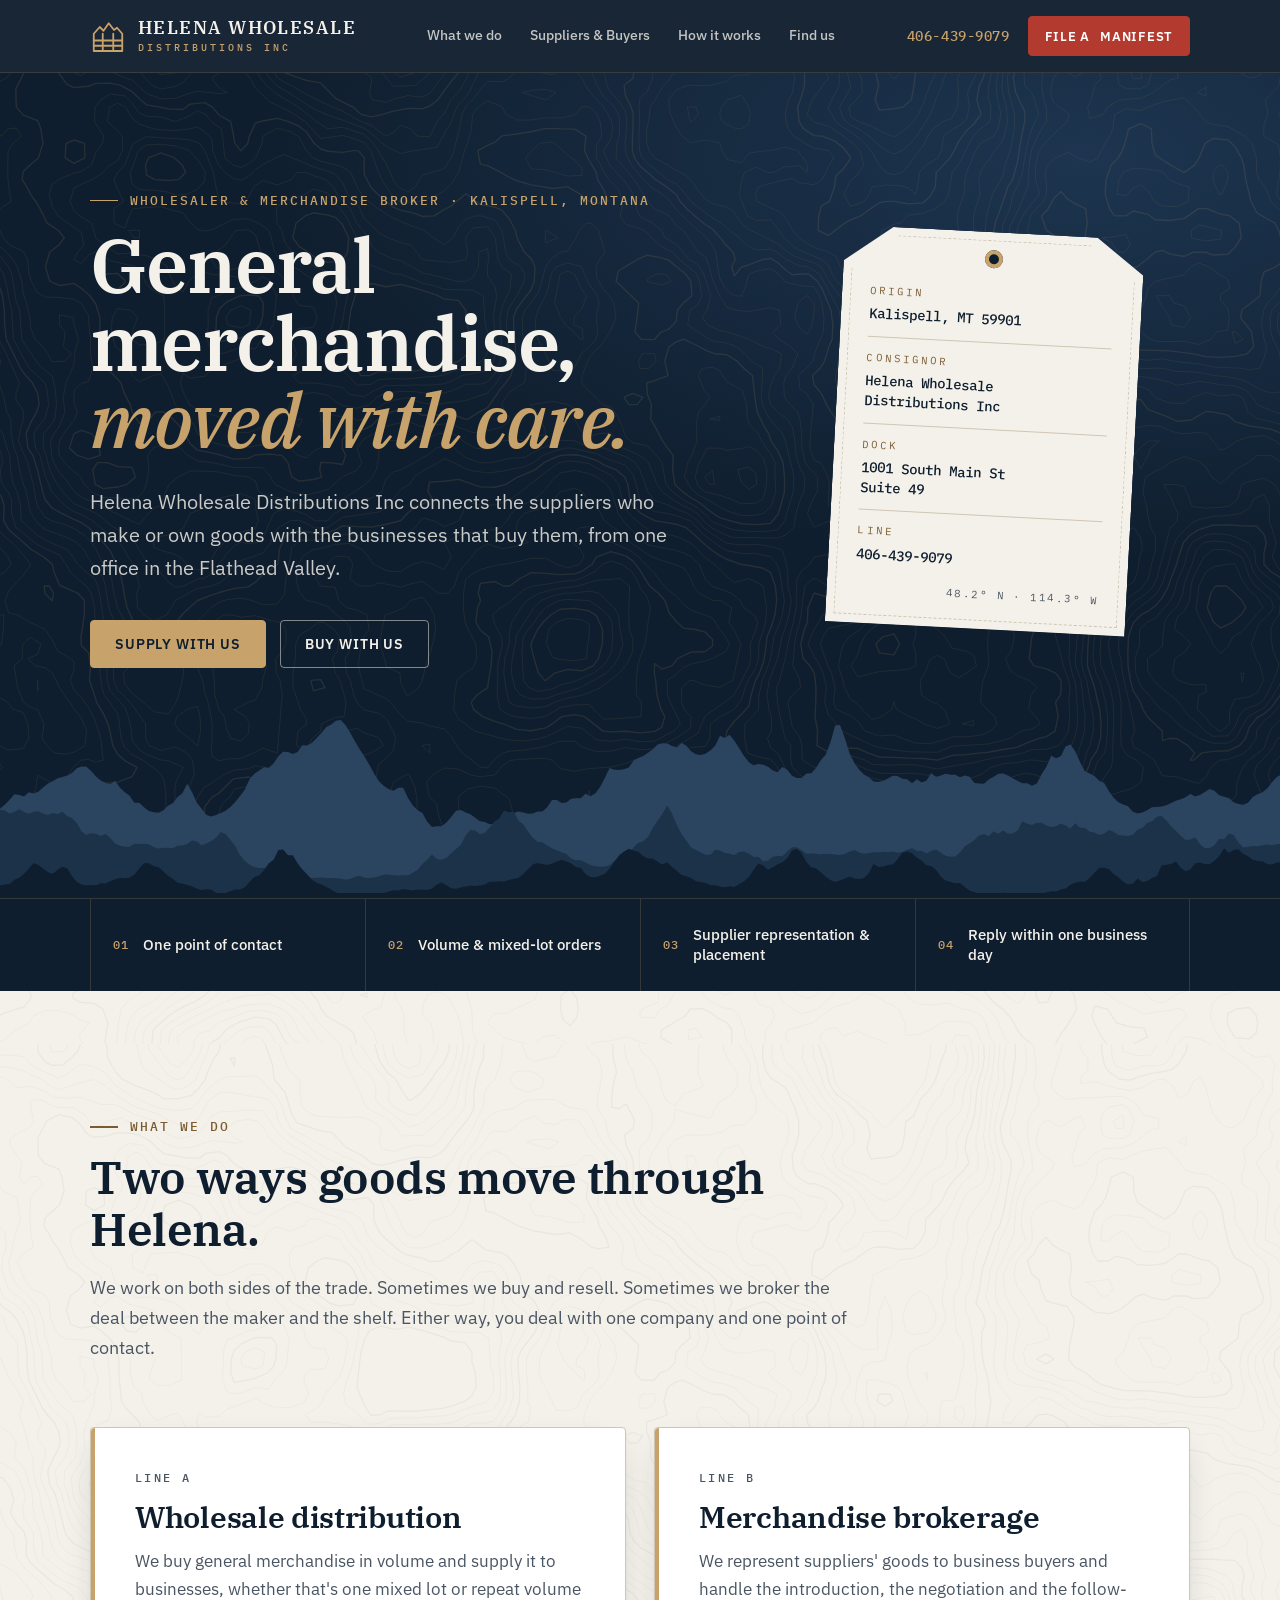
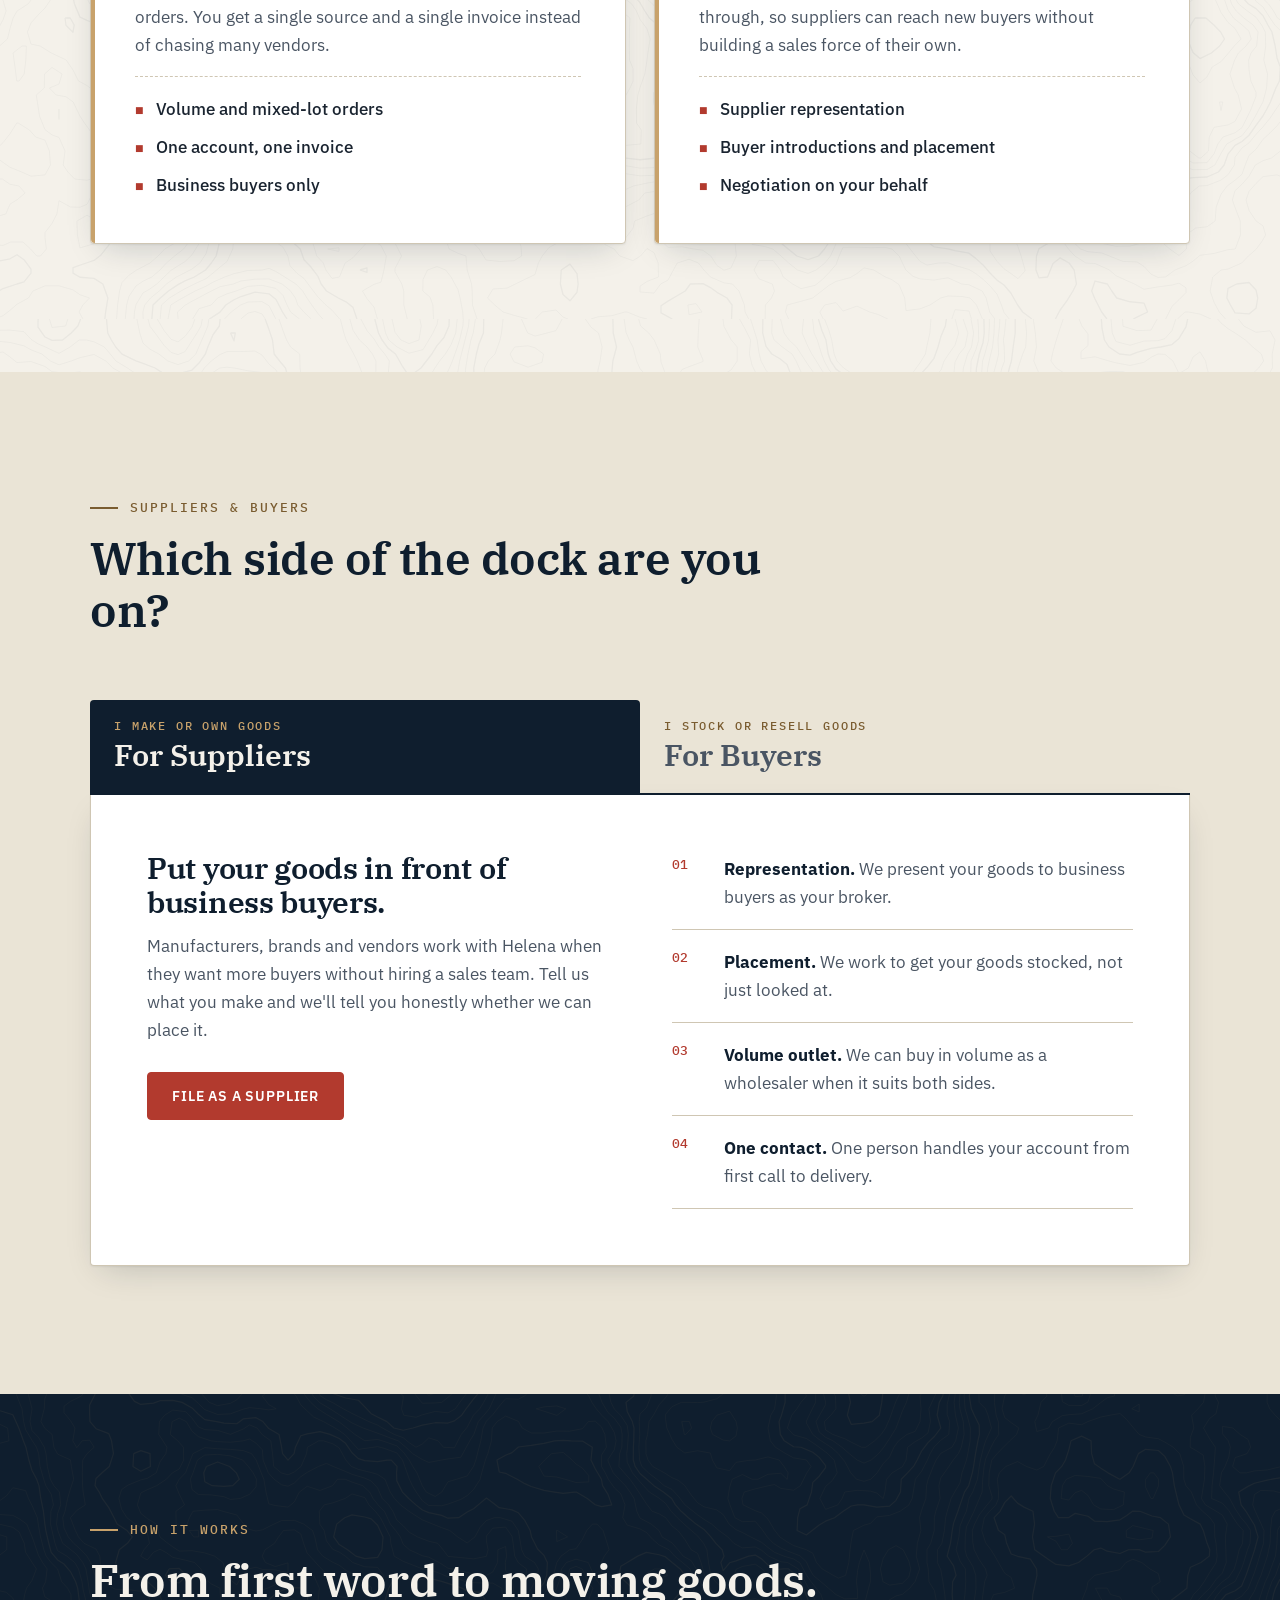
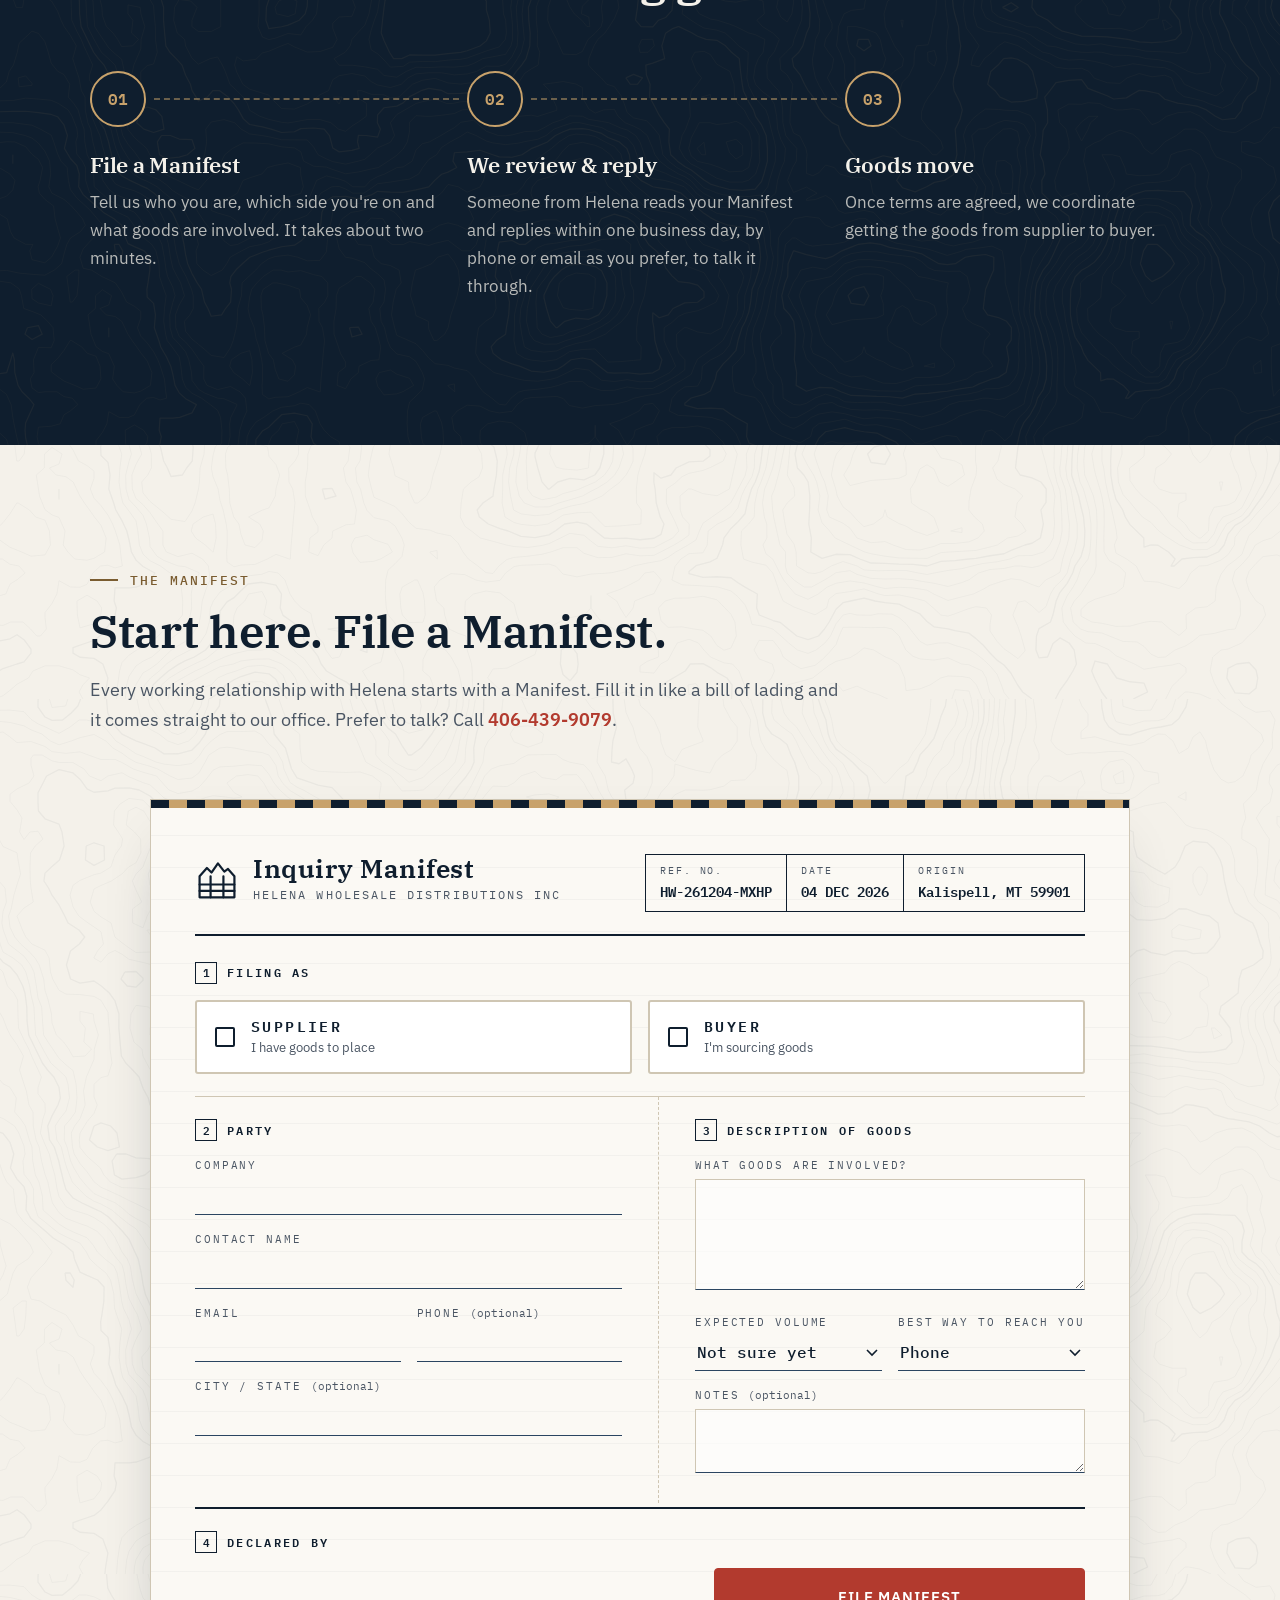
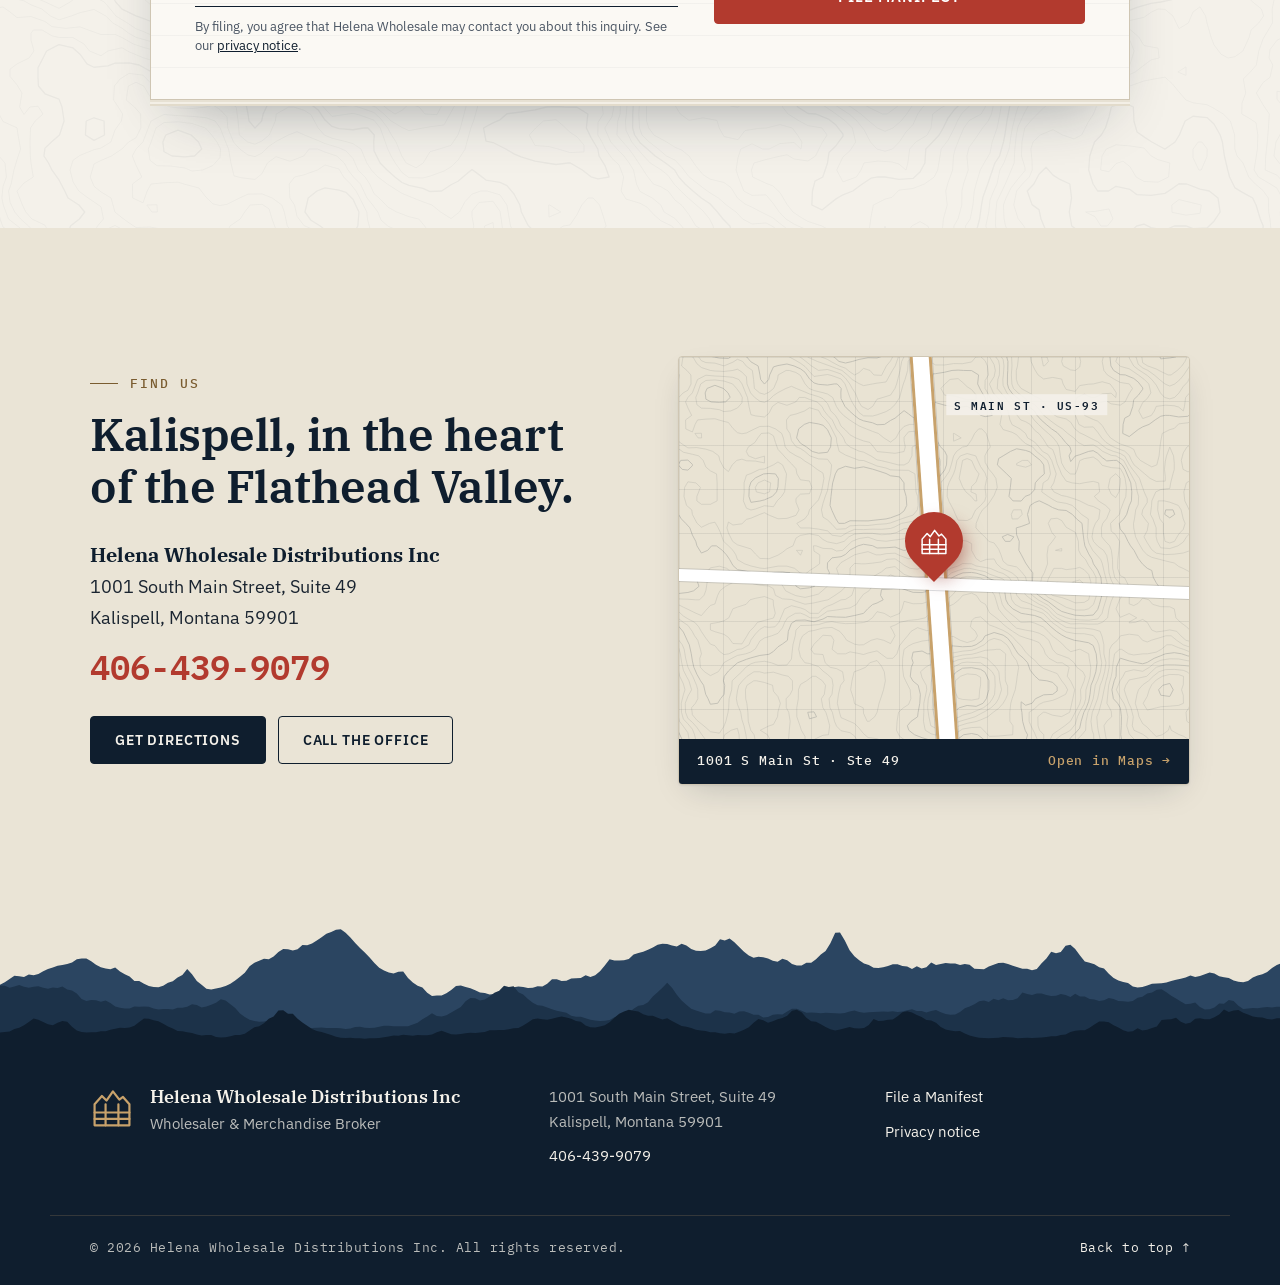
<file: index.html>
<!doctype html>
<html lang="en">
<head>
  <meta charset="utf-8">
  <meta name="viewport" content="width=device-width, initial-scale=1">
  <title>Helena Wholesale Distributions Inc — Wholesaler &amp; Merchandise Broker, Kalispell, Montana</title>
  <meta name="description" content="Helena Wholesale Distributions Inc is a general-merchandise wholesaler and merchandise broker in Kalispell, Montana, connecting suppliers with the businesses that buy their goods. Call 406-439-9079.">
  <link rel="canonical" href="https://helenawholesale.com/">
  <meta name="theme-color" content="#0F1E2E">
  <link rel="icon" href="/favicon.svg" type="image/svg+xml">
  <link rel="apple-touch-icon" href="/assets/apple-touch-icon.png">

  <meta property="og:type" content="website">
  <meta property="og:site_name" content="Helena Wholesale Distributions Inc">
  <meta property="og:title" content="Helena Wholesale Distributions Inc — Kalispell, Montana">
  <meta property="og:description" content="General merchandise wholesaler and merchandise broker. Suppliers and business buyers: file a Manifest or call 406-439-9079.">
  <meta property="og:url" content="https://helenawholesale.com/">
  <meta property="og:image" content="https://helenawholesale.com/assets/og.png">
  <meta property="og:image:width" content="1200">
  <meta property="og:image:height" content="630">
  <meta name="twitter:card" content="summary_large_image">

  <link rel="preconnect" href="https://fonts.googleapis.com">
  <link rel="preconnect" href="https://fonts.gstatic.com" crossorigin>
  <link href="https://fonts.googleapis.com/css2?family=IBM+Plex+Mono:wght@400;500;600&family=IBM+Plex+Sans:wght@400;500;600&family=IBM+Plex+Serif:ital,wght@0,500;0,600;1,500&display=swap" rel="stylesheet">
  <link rel="stylesheet" href="/css/site.css">

  <script type="application/ld+json">
  {
    "@context": "https://schema.org",
    "@type": "WholesaleStore",
    "name": "Helena Wholesale Distributions Inc",
    "description": "General merchandise wholesaler and merchandise broker.",
    "url": "https://helenawholesale.com/",
    "logo": "https://helenawholesale.com/assets/apple-touch-icon.png",
    "image": "https://helenawholesale.com/assets/og.png",
    "telephone": "+1-406-439-9079",
    "address": {
      "@type": "PostalAddress",
      "streetAddress": "1001 South Main Street, Suite 49",
      "addressLocality": "Kalispell",
      "addressRegion": "MT",
      "postalCode": "59901",
      "addressCountry": "US"
    }
  }
  </script>
</head>
<body>
  <svg width="0" height="0" style="position:absolute" aria-hidden="true">
    <symbol id="mark" viewBox="0 0 48 48">
      <g fill="none" stroke="currentColor" stroke-width="2.4" stroke-linejoin="round" stroke-linecap="round">
        <path d="M5 21 13 12l5 5 7-10 7 9 4-3 7 8v23H5Z"/>
        <path d="M5 30h38M5 37h38M17 21v23M31 21v23"/>
      </g>
    </symbol>
  </svg>

  <a class="skip" href="#main">Skip to content</a>

  <header class="topbar" id="top">
    <div class="wrap topbar__inner">
      <a class="brand" href="/" aria-label="Helena Wholesale Distributions Inc — home">
        <svg class="brand__mark" aria-hidden="true"><use href="#mark"/></svg>
        <span class="brand__word">
          <span class="brand__name">Helena Wholesale</span>
          <span class="brand__sub">Distributions Inc</span>
        </span>
      </a>
      <nav class="nav" aria-label="Primary">
        <a href="#services">What we do</a>
        <a href="#audiences">Suppliers &amp; Buyers</a>
        <a href="#process">How it works</a>
        <a href="#find-us">Find us</a>
      </nav>
      <div class="topbar__actions">
        <a class="phone-link" href="tel:+14064399079">406-439-9079</a>
        <a class="btn btn--stamp btn--sm" href="#manifest"><span class="hide-sm">File a</span>Manifest</a>
      </div>
    </div>
  </header>

  <main id="main">
    <!-- Hero -->
    <section class="hero" aria-labelledby="hero-title">
      <div class="hero__contours" aria-hidden="true"></div>
      <div class="wrap hero__inner">
        <div class="hero__copy">
          <p class="eyebrow eyebrow--light">Wholesaler &amp; Merchandise Broker · Kalispell, Montana</p>
          <h1 id="hero-title">General merchandise,<br><em>moved with care.</em></h1>
          <p class="hero__lede">Helena Wholesale Distributions Inc connects the suppliers who make or own goods with the businesses that buy them, from one office in the Flathead Valley.</p>
          <div class="hero__ctas">
            <a class="btn btn--kraft" href="#manifest" data-side="supplier">Supply with us</a>
            <a class="btn btn--ghost" href="#manifest" data-side="buyer">Buy with us</a>
          </div>
        </div>
        <aside class="hero__tag" aria-label="Company details">
          <div class="tag">
            <div class="tag__hole" aria-hidden="true"></div>
            <p class="tag__label">Origin</p>
            <p class="tag__value">Kalispell, MT 59901</p>
            <hr>
            <p class="tag__label">Consignor</p>
            <p class="tag__value">Helena Wholesale<br>Distributions Inc</p>
            <hr>
            <p class="tag__label">Dock</p>
            <p class="tag__value">1001 South Main St<br>Suite 49</p>
            <hr>
            <p class="tag__label">Line</p>
            <p class="tag__value"><a href="tel:+14064399079">406-439-9079</a></p>
            <p class="tag__coords" aria-hidden="true">48.2° N · 114.3° W</p>
          </div>
        </aside>
      </div>
      <div class="hero__ridge" aria-hidden="true"></div>
    </section>

    <!-- Commitments -->
    <section class="commitments" aria-label="Our commitments">
      <ul class="wrap commitments__list">
        <li><span class="commitments__no">01</span>One point of contact</li>
        <li><span class="commitments__no">02</span>Volume &amp; mixed-lot orders</li>
        <li><span class="commitments__no">03</span>Supplier representation &amp; placement</li>
        <li><span class="commitments__no">04</span>Reply within one business day</li>
      </ul>
    </section>

    <!-- What we do -->
    <section class="section services contoured" id="services" aria-labelledby="services-title">
      <div class="wrap">
        <header class="section__head">
          <p class="eyebrow">What we do</p>
          <h2 id="services-title">Two ways goods move through Helena.</h2>
          <p class="section__lede">We work on both sides of the trade. Sometimes we buy and resell. Sometimes we broker the deal between the maker and the shelf. Either way, you deal with one company and one point of contact.</p>
        </header>
        <div class="services__grid">
          <article class="service reveal">
            <p class="service__code">Line A</p>
            <h3>Wholesale distribution</h3>
            <p>We buy general merchandise in volume and supply it to businesses, whether that's one mixed lot or repeat volume orders. You get a single source and a single invoice instead of chasing many vendors.</p>
            <ul class="ticks">
              <li>Volume and mixed-lot orders</li>
              <li>One account, one invoice</li>
              <li>Business buyers only</li>
            </ul>
          </article>
          <article class="service reveal">
            <p class="service__code">Line B</p>
            <h3>Merchandise brokerage</h3>
            <p>We represent suppliers' goods to business buyers and handle the introduction, the negotiation and the follow-through, so suppliers can reach new buyers without building a sales force of their own.</p>
            <ul class="ticks">
              <li>Supplier representation</li>
              <li>Buyer introductions and placement</li>
              <li>Negotiation on your behalf</li>
            </ul>
          </article>
        </div>
      </div>
    </section>

    <!-- Audiences -->
    <section class="section audiences" id="audiences" aria-labelledby="audiences-title">
      <div class="wrap">
        <header class="section__head">
          <p class="eyebrow">Suppliers &amp; Buyers</p>
          <h2 id="audiences-title">Which side of the dock are you on?</h2>
        </header>

        <div class="tabs" data-tabs>
          <div class="tabs__list" role="tablist" aria-label="Choose your side">
            <button class="tabs__tab" role="tab" id="tab-supplier" aria-controls="panel-supplier" aria-selected="true">
              <span class="tabs__kicker">I make or own goods</span>
              <span class="tabs__title">For Suppliers</span>
            </button>
            <button class="tabs__tab" role="tab" id="tab-buyer" aria-controls="panel-buyer" aria-selected="false" tabindex="-1">
              <span class="tabs__kicker">I stock or resell goods</span>
              <span class="tabs__title">For Buyers</span>
            </button>
          </div>

          <div class="tabs__panel" role="tabpanel" id="panel-supplier" aria-labelledby="tab-supplier" tabindex="0">
            <div class="panel">
              <div class="panel__intro">
                <h3>Put your goods in front of business buyers.</h3>
                <p>Manufacturers, brands and vendors work with Helena when they want more buyers without hiring a sales team. Tell us what you make and we'll tell you honestly whether we can place it.</p>
                <a class="btn btn--stamp" href="#manifest" data-side="supplier">File as a Supplier</a>
              </div>
              <ol class="benefits">
                <li><strong>Representation.</strong> We present your goods to business buyers as your broker.</li>
                <li><strong>Placement.</strong> We work to get your goods stocked, not just looked at.</li>
                <li><strong>Volume outlet.</strong> We can buy in volume as a wholesaler when it suits both sides.</li>
                <li><strong>One contact.</strong> One person handles your account from first call to delivery.</li>
              </ol>
            </div>
          </div>

          <div class="tabs__panel" role="tabpanel" id="panel-buyer" aria-labelledby="tab-buyer" tabindex="0" hidden>
            <div class="panel">
              <div class="panel__intro">
                <h3>One source for the goods you need.</h3>
                <p>Retailers, resellers and institutions come to Helena to source general merchandise without managing a long list of vendors. Tell us what you're looking for and we'll get back to you with what we can do.</p>
                <a class="btn btn--stamp" href="#manifest" data-side="buyer">File as a Buyer</a>
              </div>
              <ol class="benefits">
                <li><strong>Sourcing.</strong> Tell us what you need and we'll work to source it.</li>
                <li><strong>Flexible lots.</strong> Mixed lots or volume orders, sized to your business.</li>
                <li><strong>Fewer vendors.</strong> Many lines through one account.</li>
                <li><strong>One contact.</strong> A real person you can reach, based in Kalispell.</li>
              </ol>
            </div>
          </div>
        </div>
      </div>
    </section>

    <!-- Process -->
    <section class="section process" id="process" aria-labelledby="process-title">
      <div class="wrap">
        <header class="section__head section__head--light">
          <p class="eyebrow eyebrow--light">How it works</p>
          <h2 id="process-title">From first word to moving goods.</h2>
        </header>
        <ol class="route">
          <li class="route__stop reveal">
            <span class="route__no">01</span>
            <h3>File a Manifest</h3>
            <p>Tell us who you are, which side you're on and what goods are involved. It takes about two minutes.</p>
          </li>
          <li class="route__stop reveal">
            <span class="route__no">02</span>
            <h3>We review &amp; reply</h3>
            <p>Someone from Helena reads your Manifest and replies within one business day, by phone or email as you prefer, to talk it through.</p>
          </li>
          <li class="route__stop reveal">
            <span class="route__no">03</span>
            <h3>Goods move</h3>
            <p>Once terms are agreed, we coordinate getting the goods from supplier to buyer.</p>
          </li>
        </ol>
      </div>
    </section>

    <!-- The Manifest -->
    <section class="section manifest-section contoured" id="manifest" aria-labelledby="manifest-title">
      <div class="wrap">
        <header class="section__head">
          <p class="eyebrow">The Manifest</p>
          <h2 id="manifest-title">Start here. File a Manifest.</h2>
          <p class="section__lede">Every working relationship with Helena starts with a Manifest. Fill it in like a bill of lading and it comes straight to our office. Prefer to talk? Call <a href="tel:+14064399079">406-439-9079</a>.</p>
        </header>

        <form class="manifest" id="manifest-form" novalidate
              data-endpoint="https://formsubmit.co/ajax/helenawholesalers@gmail.com">
          <div class="manifest__sheet">
            <div class="manifest__header">
              <div class="manifest__title">
                <svg class="manifest__mark" aria-hidden="true"><use href="#mark"/></svg>
                <div>
                  <p class="manifest__doc">Inquiry Manifest</p>
                  <p class="manifest__co">Helena Wholesale Distributions Inc</p>
                </div>
              </div>
              <dl class="manifest__meta">
                <div><dt>Ref. No.</dt><dd id="mf-ref">HW-——————</dd></div>
                <div><dt>Date</dt><dd id="mf-date">—</dd></div>
                <div><dt>Origin</dt><dd>Kalispell, MT 59901</dd></div>
              </dl>
            </div>

            <fieldset class="manifest__block manifest__side">
              <legend class="manifest__label"><span class="manifest__box">1</span>Filing as</legend>
              <div class="side-choice">
                <label class="side-choice__opt">
                  <input type="radio" name="side" value="Supplier" required aria-describedby="err-side">
                  <span class="side-choice__stamp">
                    <strong>Supplier</strong>
                    <small>I have goods to place</small>
                  </span>
                </label>
                <label class="side-choice__opt">
                  <input type="radio" name="side" value="Buyer" aria-describedby="err-side">
                  <span class="side-choice__stamp">
                    <strong>Buyer</strong>
                    <small>I'm sourcing goods</small>
                  </span>
                </label>
              </div>
              <p class="field-error" id="err-side" hidden>Choose Supplier or Buyer.</p>
            </fieldset>

            <div class="manifest__grid">
              <div class="manifest__block">
                <p class="manifest__label"><span class="manifest__box">2</span><span data-party-label>Party</span></p>
                <div class="field">
                  <label for="mf-company">Company</label>
                  <input id="mf-company" name="company" type="text" autocomplete="organization" required>
                </div>
                <div class="field">
                  <label for="mf-name">Contact name</label>
                  <input id="mf-name" name="name" type="text" autocomplete="name" required>
                </div>
                <div class="field field--row">
                  <div>
                    <label for="mf-email">Email</label>
                    <input id="mf-email" name="email" type="email" autocomplete="email" required>
                  </div>
                  <div>
                    <label for="mf-phone">Phone <span class="optional">(optional)</span></label>
                    <input id="mf-phone" name="phone" type="tel" autocomplete="tel">
                  </div>
                </div>
                <div class="field">
                  <label for="mf-location">City / State <span class="optional">(optional)</span></label>
                  <input id="mf-location" name="location" type="text" autocomplete="address-level2">
                </div>
              </div>

              <div class="manifest__block">
                <p class="manifest__label"><span class="manifest__box">3</span>Description of goods</p>
                <div class="field">
                  <label for="mf-goods" data-goods-label>What goods are involved?</label>
                  <textarea id="mf-goods" name="goods" rows="4" required></textarea>
                </div>
                <div class="field field--row">
                  <div>
                    <label for="mf-volume">Expected volume</label>
                    <select id="mf-volume" name="volume">
                      <option value="Not sure yet">Not sure yet</option>
                      <option value="Single mixed lot">Single mixed lot</option>
                      <option value="Recurring orders">Recurring orders</option>
                      <option value="Large volume">Large volume</option>
                    </select>
                  </div>
                  <div>
                    <label for="mf-contact">Best way to reach you</label>
                    <select id="mf-contact" name="preferred_contact">
                      <option value="Phone">Phone</option>
                      <option value="Email">Email</option>
                    </select>
                  </div>
                </div>
                <div class="field">
                  <label for="mf-notes">Notes <span class="optional">(optional)</span></label>
                  <textarea id="mf-notes" name="notes" rows="2"></textarea>
                </div>
              </div>
            </div>

            <div class="manifest__footer">
              <div class="manifest__sign">
                <p class="manifest__label"><span class="manifest__box">4</span>Declared by</p>
                <p class="signature" id="mf-signature" aria-hidden="true">&nbsp;</p>
                <p class="manifest__fine">By filing, you agree that Helena Wholesale may contact you about this inquiry. See our <a href="/privacy.html">privacy notice</a>.</p>
              </div>
              <div class="manifest__submit">
                <input type="checkbox" name="botcheck" class="hp" tabindex="-1" autocomplete="off" aria-hidden="true">
                <button class="btn btn--stamp btn--lg" type="submit">File Manifest</button>
                <p class="manifest__status" id="mf-status" role="status" aria-live="polite" tabindex="-1"></p>
              </div>
            </div>

            <div class="stamp" id="mf-stamp" aria-hidden="true">
              <span class="stamp__word">Received</span>
              <span class="stamp__line" id="mf-stamp-date"></span>
              <span class="stamp__line" id="mf-stamp-ref"></span>
              <span class="stamp__line">Helena · Kalispell MT</span>
            </div>
          </div>
        </form>
      </div>
    </section>

    <!-- Find us -->
    <section class="section find-us" id="find-us" aria-labelledby="find-title">
      <div class="wrap find-us__inner">
        <div class="find-us__copy">
          <p class="eyebrow">Find us</p>
          <h2 id="find-title">Kalispell, in the heart of the Flathead Valley.</h2>
          <address class="address">
            <strong>Helena Wholesale Distributions Inc</strong><br>
            1001 South Main Street, Suite 49<br>
            Kalispell, Montana 59901
          </address>
          <p class="find-us__phone"><a href="tel:+14064399079">406-439-9079</a></p>
          <div class="find-us__ctas">
            <a class="btn btn--navy" href="https://www.google.com/maps/search/?api=1&amp;query=1001+South+Main+Street+Suite+49+Kalispell+MT+59901" target="_blank" rel="noopener">Get directions</a>
            <a class="btn btn--outline" href="tel:+14064399079">Call the office</a>
          </div>
        </div>
        <a class="locator" href="https://www.google.com/maps/search/?api=1&amp;query=1001+South+Main+Street+Suite+49+Kalispell+MT+59901" target="_blank" rel="noopener" aria-label="1001 S Main St, Suite 49, Kalispell. Open in Maps (opens in new tab)">
          <div class="locator__map" aria-hidden="true">
            <span class="locator__road locator__road--main"><em>S Main St · US-93</em></span>
            <span class="locator__road locator__road--cross"></span>
            <span class="locator__pin"><svg><use href="#mark"/></svg></span>
          </div>
          <div class="locator__caption">
            <span>1001 S Main St · Ste 49</span>
            <span>Open in Maps →</span>
          </div>
        </a>
      </div>
    </section>
  </main>

  <footer class="footer">
    <div class="footer__ridge" aria-hidden="true"></div>
    <div class="wrap footer__inner">
      <div class="footer__brand">
        <svg class="footer__mark" aria-hidden="true"><use href="#mark"/></svg>
        <div>
          <p class="footer__name">Helena Wholesale Distributions Inc</p>
          <p>Wholesaler &amp; Merchandise Broker</p>
        </div>
      </div>
      <div class="footer__col">
        <p>1001 South Main Street, Suite 49<br>Kalispell, Montana 59901</p>
        <p><a href="tel:+14064399079">406-439-9079</a></p>
      </div>
      <div class="footer__col">
        <p><a href="#manifest">File a Manifest</a></p>
        <p><a href="/privacy.html">Privacy notice</a></p>
      </div>
    </div>
    <div class="wrap footer__legal">
      <p>© 2026 Helena Wholesale Distributions Inc. All rights reserved.</p>
      <a href="#top">Back to top ↑</a>
    </div>
  </footer>

  <script src="/js/site.js" defer></script>
</body>
</html>
</file>
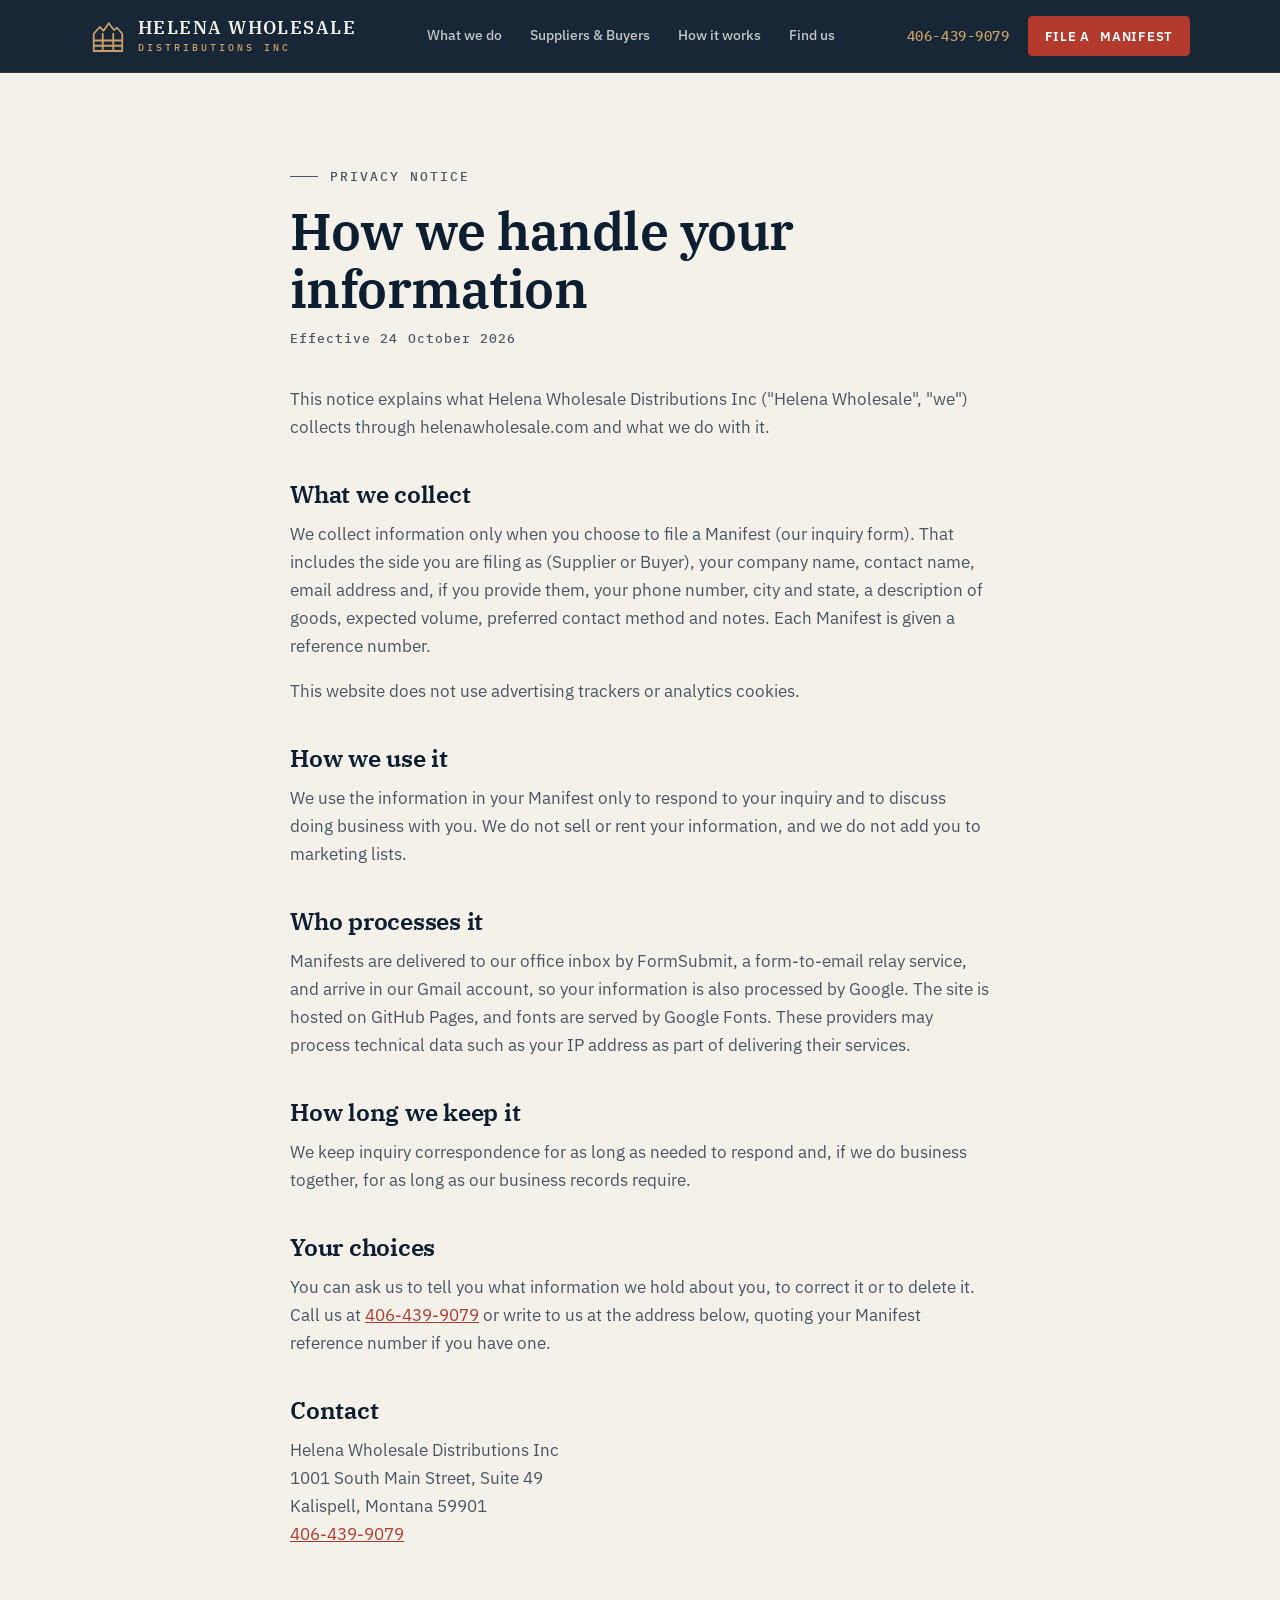
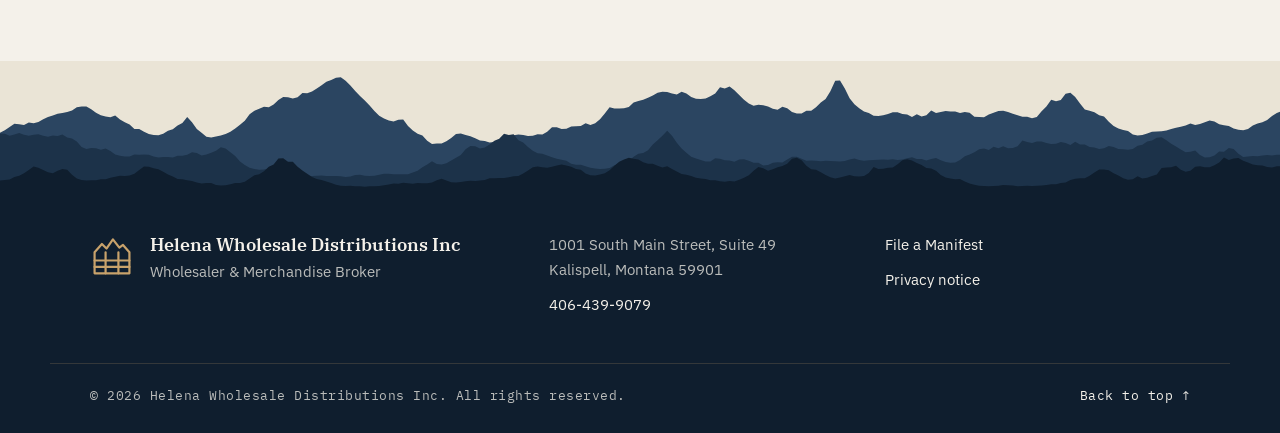
<file: privacy.html>
<!doctype html>
<html lang="en">
<head>
  <meta charset="utf-8">
  <meta name="viewport" content="width=device-width, initial-scale=1">
  <title>Privacy Notice — Helena Wholesale Distributions Inc</title>
  <meta name="description" content="How Helena Wholesale Distributions Inc handles information submitted through helenawholesale.com.">
  <link rel="canonical" href="https://helenawholesale.com/privacy.html">
  <meta name="theme-color" content="#0F1E2E">
  <link rel="icon" href="/favicon.svg" type="image/svg+xml">
  <link rel="apple-touch-icon" href="/assets/apple-touch-icon.png">

  <meta property="og:type" content="website">
  <meta property="og:site_name" content="Helena Wholesale Distributions Inc">
  <meta property="og:title" content="Privacy Notice — Helena Wholesale Distributions Inc">
  <meta property="og:description" content="How Helena Wholesale Distributions Inc handles information submitted through helenawholesale.com.">
  <meta property="og:url" content="https://helenawholesale.com/privacy.html">
  <meta property="og:image" content="https://helenawholesale.com/assets/og.png">
  <meta property="og:image:width" content="1200">
  <meta property="og:image:height" content="630">
  <meta name="twitter:card" content="summary_large_image">

  <link rel="preconnect" href="https://fonts.googleapis.com">
  <link rel="preconnect" href="https://fonts.gstatic.com" crossorigin>
  <link href="https://fonts.googleapis.com/css2?family=IBM+Plex+Mono:wght@400;500;600&family=IBM+Plex+Sans:wght@400;500;600&family=IBM+Plex+Serif:ital,wght@0,500;0,600;1,500&display=swap" rel="stylesheet">
  <link rel="stylesheet" href="/css/site.css">

</head>
<body>
  <svg width="0" height="0" style="position:absolute" aria-hidden="true">
    <symbol id="mark" viewBox="0 0 48 48">
      <g fill="none" stroke="currentColor" stroke-width="2.4" stroke-linejoin="round" stroke-linecap="round">
        <path d="M5 21 13 12l5 5 7-10 7 9 4-3 7 8v23H5Z"/>
        <path d="M5 30h38M5 37h38M17 21v23M31 21v23"/>
      </g>
    </symbol>
  </svg>

  <a class="skip" href="#main">Skip to content</a>

  <header class="topbar" id="top">
    <div class="wrap topbar__inner">
      <a class="brand" href="/" aria-label="Helena Wholesale Distributions Inc — home">
        <svg class="brand__mark" aria-hidden="true"><use href="#mark"/></svg>
        <span class="brand__word">
          <span class="brand__name">Helena Wholesale</span>
          <span class="brand__sub">Distributions Inc</span>
        </span>
      </a>
      <nav class="nav" aria-label="Primary">
        <a href="/#services">What we do</a>
        <a href="/#audiences">Suppliers &amp; Buyers</a>
        <a href="/#process">How it works</a>
        <a href="/#find-us">Find us</a>
      </nav>
      <div class="topbar__actions">
        <a class="phone-link" href="tel:+14064399079">406-439-9079</a>
        <a class="btn btn--stamp btn--sm" href="/#manifest"><span class="hide-sm">File a</span>Manifest</a>
      </div>
    </div>
  </header>

  <main id="main" class="page">
    <div class="wrap">
      <p class="eyebrow">Privacy notice</p>
      <h1>How we handle your information</h1>
      <p class="page__meta">Effective 24 October 2026</p>
      <p>This notice explains what Helena Wholesale Distributions Inc ("Helena Wholesale", "we") collects through helenawholesale.com and what we do with it.</p>

      <h2>What we collect</h2>
      <p>We collect information only when you choose to file a Manifest (our inquiry form). That includes the side you are filing as (Supplier or Buyer), your company name, contact name, email address and, if you provide them, your phone number, city and state, a description of goods, expected volume, preferred contact method and notes. Each Manifest is given a reference number.</p>
      <p>This website does not use advertising trackers or analytics cookies.</p>

      <h2>How we use it</h2>
      <p>We use the information in your Manifest only to respond to your inquiry and to discuss doing business with you. We do not sell or rent your information, and we do not add you to marketing lists.</p>

      <h2>Who processes it</h2>
      <p>Manifests are delivered to our office inbox by FormSubmit, a form-to-email relay service, and arrive in our Gmail account, so your information is also processed by Google. The site is hosted on GitHub Pages, and fonts are served by Google Fonts. These providers may process technical data such as your IP address as part of delivering their services.</p>

      <h2>How long we keep it</h2>
      <p>We keep inquiry correspondence for as long as needed to respond and, if we do business together, for as long as our business records require.</p>

      <h2>Your choices</h2>
      <p>You can ask us to tell you what information we hold about you, to correct it or to delete it. Call us at <a href="tel:+14064399079">406-439-9079</a> or write to us at the address below, quoting your Manifest reference number if you have one.</p>

      <h2>Contact</h2>
      <p>Helena Wholesale Distributions Inc<br>1001 South Main Street, Suite 49<br>Kalispell, Montana 59901<br><a href="tel:+14064399079">406-439-9079</a></p>
    </div>
  </main>

  <footer class="footer">
    <div class="footer__ridge" aria-hidden="true"></div>
    <div class="wrap footer__inner">
      <div class="footer__brand">
        <svg class="footer__mark" aria-hidden="true"><use href="#mark"/></svg>
        <div>
          <p class="footer__name">Helena Wholesale Distributions Inc</p>
          <p>Wholesaler &amp; Merchandise Broker</p>
        </div>
      </div>
      <div class="footer__col">
        <p>1001 South Main Street, Suite 49<br>Kalispell, Montana 59901</p>
        <p><a href="tel:+14064399079">406-439-9079</a></p>
      </div>
      <div class="footer__col">
        <p><a href="/#manifest">File a Manifest</a></p>
        <p><a href="/privacy.html">Privacy notice</a></p>
      </div>
    </div>
    <div class="wrap footer__legal">
      <p>© 2026 Helena Wholesale Distributions Inc. All rights reserved.</p>
      <a href="#top">Back to top ↑</a>
    </div>
  </footer>

  <script src="/js/site.js" defer></script>
</body>
</html>
</file>
<file: css/site.css>
/* Helena Wholesale Distributions Inc — site styles */

:root {
  --navy: #0F1E2E;
  --navy-2: #172A3F;
  --navy-3: #2B4561;
  --kraft: #C8A26B;
  --kraft-deep: #7A5C30;
  --paper: #F4F1EA;
  --paper-2: #EAE4D6;
  --ink: #1A2430;
  --ink-soft: #4A5563;
  --rule: #CFC6B3;
  --stamp: #B23A2E;
  --stamp-deep: #8E2C22;
  --white: #FFFFFF;

  --serif: "IBM Plex Serif", Georgia, "Times New Roman", serif;
  --sans: "IBM Plex Sans", system-ui, -apple-system, "Segoe UI", sans-serif;
  --mono: "IBM Plex Mono", ui-monospace, "SFMono-Regular", Menlo, monospace;

  --wrap: 1180px;
  --gutter: clamp(16px, 4vw, 40px);
  --radius: 4px;
  --shadow: 0 1px 2px rgba(15, 30, 46, .06), 0 12px 32px -12px rgba(15, 30, 46, .22);
}

*, *::before, *::after { box-sizing: border-box; }
html { scroll-behavior: smooth; scroll-padding-top: 84px; -webkit-text-size-adjust: 100%; }
body {
  margin: 0;
  background: var(--paper);
  color: var(--ink);
  font: 400 17px/1.65 var(--sans);
  -webkit-font-smoothing: antialiased;
  text-rendering: optimizeLegibility;
  overflow-x: hidden;
}
img, svg { display: block; max-width: 100%; }
a { color: inherit; }
h1, h2, h3 { font-family: var(--serif); font-weight: 600; line-height: 1.12; letter-spacing: -0.01em; margin: 0; color: var(--navy); }
h2 { font-size: clamp(30px, 4.2vw, 46px); }
h3 { font-size: 22px; }
p { margin: 0 0 1em; }
:focus-visible { outline: 3px solid var(--navy); outline-offset: 3px; border-radius: 2px; }
.topbar :focus-visible, .hero :focus-visible, .commitments :focus-visible, .process :focus-visible, .footer :focus-visible, .skip:focus-visible { outline-color: var(--kraft); }
body { min-height: 100vh; display: flex; flex-direction: column; }
main { flex: 1 0 auto; }

.wrap { width: 100%; max-width: var(--wrap); margin: 0 auto; padding: 0 var(--gutter); }

.skip { position: absolute; left: -999px; top: 8px; z-index: 100; background: var(--navy); color: var(--paper); padding: 10px 16px; }
.skip:focus { left: 8px; }

.eyebrow {
  font: 500 12.5px/1.2 var(--mono);
  letter-spacing: .16em;
  text-transform: uppercase;
  color: var(--kraft-deep);
  margin: 0 0 18px;
  display: flex; align-items: center; gap: 12px;
}
.eyebrow::before { content: ""; width: 28px; height: 1.5px; background: currentColor; }
.eyebrow--light { color: var(--kraft); }

/* ---------- Buttons ---------- */
.btn {
  --bg: var(--navy); --fg: var(--paper); --bd: var(--navy);
  display: inline-flex; align-items: center; justify-content: center; gap: 10px;
  min-height: 48px; padding: 0 24px;
  font: 600 14px/1 var(--sans); letter-spacing: .06em; text-transform: uppercase; text-decoration: none;
  color: var(--fg); background: var(--bg); border: 1.5px solid var(--bd); border-radius: var(--radius);
  white-space: nowrap; cursor: pointer; transition: transform .15s ease, background-color .2s ease, color .2s ease, box-shadow .2s ease;
}
.btn:hover { transform: translateY(-1px); box-shadow: 0 8px 20px -10px rgba(15,30,46,.6); }
.btn:active { transform: translateY(0); }
.btn--sm { min-height: 40px; padding: 0 16px; font-size: 12.5px; }
.btn--lg { min-height: 56px; padding: 0 32px; font-size: 15px; }
.btn--kraft { --bg: var(--kraft); --fg: var(--navy); --bd: var(--kraft); }
.btn--kraft:hover { --bg: #D6B37F; --bd: #D6B37F; }
.btn--ghost { --bg: transparent; --fg: var(--paper); --bd: rgba(244,241,234,.5); }
.btn--ghost:hover { --bd: var(--paper); --bg: rgba(244,241,234,.06); }
.btn--stamp { --bg: var(--stamp); --fg: #FFF; --bd: var(--stamp); }
.btn--stamp:hover { --bg: var(--stamp-deep); --bd: var(--stamp-deep); }
.btn--navy { --bg: var(--navy); --fg: var(--paper); --bd: var(--navy); }
.btn--outline { --bg: transparent; --fg: var(--navy); --bd: var(--navy); }
.btn--outline:hover { --bg: var(--navy); --fg: var(--paper); }

/* ---------- Top bar ---------- */
.topbar {
  position: sticky; top: 0; z-index: 50;
  background: rgba(15, 30, 46, .96);
  backdrop-filter: saturate(1.4) blur(10px);
  -webkit-backdrop-filter: saturate(1.4) blur(10px);
  color: var(--paper);
  border-bottom: 1px solid rgba(200,162,107,.18);
}
.topbar__inner { display: flex; align-items: center; justify-content: space-between; gap: 24px; min-height: 72px; }
.brand { display: flex; align-items: center; gap: 12px; text-decoration: none; color: var(--paper); flex-shrink: 0; }
.brand__mark { width: 36px; height: 36px; color: var(--kraft); }
.brand__word { display: flex; flex-direction: column; line-height: 1; }
.brand__name { font: 600 18px/1 var(--serif); letter-spacing: .08em; text-transform: uppercase; }
.brand__sub { font: 500 10px/1 var(--mono); letter-spacing: .3em; text-transform: uppercase; color: var(--kraft); margin-top: 6px; }
.nav { display: flex; gap: 28px; }
.nav a { font-size: 14px; font-weight: 500; text-decoration: none; color: rgba(244,241,234,.78); transition: color .2s; }
.nav a:hover { color: var(--paper); }
.topbar__actions { display: flex; align-items: center; gap: 18px; }
.phone-link { font: 500 14px/1 var(--mono); text-decoration: none; color: var(--kraft); letter-spacing: .04em; white-space: nowrap; }
.phone-link:hover { color: var(--paper); }

/* ---------- Hero ---------- */
.hero {
  position: relative; overflow: hidden;
  background: radial-gradient(120% 90% at 85% 10%, #1D3550 0%, var(--navy) 55%);
  color: var(--paper);
  padding: clamp(64px, 10vw, 120px) 0 clamp(150px, 18vw, 240px);
}
.hero__contours {
  position: absolute; inset: -10% 0 0 0;
  background: var(--kraft);
  -webkit-mask: url(/assets/contours.svg) center / cover no-repeat;
          mask: url(/assets/contours.svg) center / cover no-repeat;
  opacity: .13;
  will-change: transform;
}
.hero__inner { position: relative; display: grid; grid-template-columns: minmax(0, 1.5fr) minmax(0, 1fr); gap: clamp(32px, 6vw, 80px); align-items: center; }
.hero h1 { color: var(--paper); font-size: clamp(40px, 6.6vw, 76px); line-height: 1.02; letter-spacing: -0.02em; margin-bottom: 26px; }
.hero h1 em { font-style: italic; font-weight: 500; color: var(--kraft); }
.hero__lede { font-size: clamp(17px, 1.6vw, 20px); color: rgba(244,241,234,.82); max-width: 34em; margin-bottom: 36px; }
.hero__ctas { display: flex; flex-wrap: wrap; gap: 14px; }
.hero__ridge {
  position: absolute; left: 0; right: 0; bottom: -1px; height: clamp(110px, 16vw, 220px);
  background: url(/assets/ridge.svg) bottom / 100% 100% no-repeat;
}
.hero__ridge::after { content: ""; position: absolute; left: 0; right: 0; bottom: 0; height: 6px; background: var(--navy); }

/* Shipping tag */
.hero__tag { display: flex; justify-content: center; }
.tag {
  position: relative; width: 100%; max-width: 300px;
  background: var(--paper); color: var(--ink);
  padding: 56px 28px 26px;
  clip-path: polygon(16% 0, 84% 0, 100% 9%, 100% 100%, 0 100%, 0 9%);
  transform: rotate(3deg);
  box-shadow: var(--shadow);
  font-family: var(--mono);
}
.tag::before { content: ""; position: absolute; inset: 8px; border: 1px dashed var(--rule); clip-path: inherit; pointer-events: none; }
.tag__hole { position: absolute; top: 18px; left: 50%; width: 18px; height: 18px; margin-left: -9px; border-radius: 50%; background: var(--navy); box-shadow: inset 0 0 0 4px var(--kraft); }
.tag__label { font-size: 10.5px; letter-spacing: .2em; text-transform: uppercase; color: var(--kraft-deep); margin: 0 0 4px; }
.tag__value { font-size: 14px; line-height: 1.45; font-weight: 500; color: var(--navy); margin: 0; }
.tag__value a { text-decoration: none; }
.tag hr { border: 0; border-top: 1px solid var(--rule); margin: 12px 0; }
.tag__coords { margin: 16px 0 0; font-size: 10.5px; letter-spacing: .14em; color: var(--ink-soft); text-align: right; }

/* ---------- Commitments ---------- */
.commitments { background: var(--navy); color: var(--paper); border-top: 1px solid rgba(200,162,107,.2); }
.commitments__list { list-style: none; margin: 0 auto; display: grid; grid-template-columns: repeat(4, 1fr); }
.commitments__list li {
  padding: 26px 22px; font: 500 15px/1.35 var(--sans);
  border-left: 1px solid rgba(200,162,107,.2);
  display: flex; align-items: center; gap: 14px;
}
.commitments__list li:last-child { border-right: 1px solid rgba(200,162,107,.2); }
.commitments__no { font: 500 12px/1 var(--mono); color: var(--kraft); letter-spacing: .1em; }

/* ---------- Sections ---------- */
.section { padding: clamp(72px, 10vw, 128px) 0; position: relative; }
.section__head { max-width: 760px; margin-bottom: clamp(40px, 5vw, 64px); }
.section__head h2 { margin-bottom: 18px; }
.section__lede { font-size: 18px; color: var(--ink-soft); }
.section__lede a { color: var(--stamp); font-weight: 600; text-decoration: none; white-space: nowrap; }
.section__head--light h2 { color: var(--paper); }

.contoured { overflow: hidden; }
.contoured::before {
  content: ""; position: absolute; inset: 0;
  background: var(--navy);
  -webkit-mask: url(/assets/contours.svg) center / 1400px auto repeat;
          mask: url(/assets/contours.svg) center / 1400px auto repeat;
  opacity: .045; pointer-events: none;
}
.contoured > .wrap { position: relative; }

/* Services */
.services__grid { display: grid; grid-template-columns: 1fr 1fr; gap: 28px; }
.service {
  background: var(--white); border: 1px solid var(--rule); border-radius: var(--radius);
  padding: clamp(28px, 4vw, 44px); position: relative; box-shadow: var(--shadow);
}
.service::before { content: ""; position: absolute; left: 0; top: 0; bottom: 0; width: 4px; background: var(--kraft); border-radius: var(--radius) 0 0 var(--radius); }
.service__code { font: 500 12px/1 var(--mono); letter-spacing: .2em; text-transform: uppercase; color: var(--kraft-deep); margin-bottom: 16px; }
.service h3 { font-size: clamp(24px, 2.6vw, 30px); margin-bottom: 14px; }
.service p { color: var(--ink-soft); }
.ticks { list-style: none; padding: 18px 0 0; margin: 8px 0 0; border-top: 1px dashed var(--rule); display: grid; gap: 10px; }
.ticks li { display: flex; gap: 12px; align-items: baseline; font-weight: 500; }
.ticks li::before { content: "■"; color: var(--stamp); font-size: 9px; transform: translateY(-2px); }

/* Audiences / tabs */
.audiences { background: var(--paper-2); }
.tabs__list { display: grid; grid-template-columns: 1fr 1fr; gap: 0; border-bottom: 2px solid var(--navy); }
.tabs__tab {
  appearance: none; border: 0; background: transparent; cursor: pointer; text-align: left;
  padding: 20px 24px 22px; display: flex; flex-direction: column; gap: 6px;
  color: var(--ink-soft); border-radius: var(--radius) var(--radius) 0 0;
  transition: background-color .2s, color .2s;
}
.tabs__tab:hover { background: rgba(15,30,46,.05); }
.tabs__tab[aria-selected="true"] { background: var(--navy); color: var(--paper); }
.tabs__kicker { font: 500 11.5px/1 var(--mono); letter-spacing: .16em; text-transform: uppercase; color: var(--kraft-deep); }
.tabs__tab[aria-selected="true"] .tabs__kicker { color: var(--kraft); }
.tabs__title { font: 600 clamp(22px, 2.6vw, 30px)/1.1 var(--serif); }
.tabs__panel { background: var(--white); border: 1px solid var(--rule); border-top: 0; border-radius: 0 0 var(--radius) var(--radius); box-shadow: var(--shadow); }
.tabs__panel:focus-visible { outline-offset: -3px; }
.panel { display: grid; grid-template-columns: 1fr 1fr; gap: clamp(28px, 5vw, 64px); padding: clamp(28px, 5vw, 56px); }
.panel__intro h3 { font-size: clamp(24px, 2.6vw, 30px); margin-bottom: 14px; }
.panel__intro p { color: var(--ink-soft); margin-bottom: 28px; }
.benefits { list-style: none; counter-reset: b; margin: 0; padding: 0; display: grid; gap: 0; }
.benefits li { counter-increment: b; position: relative; padding: 18px 0 18px 52px; border-bottom: 1px solid var(--rule); color: var(--ink-soft); }
.benefits li:first-child { padding-top: 4px; }
.benefits li:first-child::before { top: 4px; }
.benefits li::before { content: counter(b, decimal-leading-zero); position: absolute; left: 0; top: 18px; font: 500 13px/1.6 var(--mono); color: var(--stamp); }
.benefits strong { color: var(--navy); }

/* Process */
.process { background: var(--navy); color: var(--paper); overflow: hidden; }
.process::before {
  content: ""; position: absolute; inset: 0; background: var(--kraft);
  -webkit-mask: url(/assets/contours.svg) center / cover no-repeat; mask: url(/assets/contours.svg) center / cover no-repeat;
  opacity: .07; pointer-events: none;
}
.process .wrap { position: relative; }
.route { list-style: none; margin: 0; padding: 0; display: grid; grid-template-columns: repeat(3, 1fr); gap: 32px; position: relative; }
.route__stop { position: relative; }
.route__stop:not(:last-child)::after {
  content: ""; position: absolute; top: 27px; left: 64px; right: -24px; height: 0;
  border-top: 2px dashed rgba(200,162,107,.5);
}
.route__no {
  display: grid; place-items: center; width: 56px; height: 56px; margin-bottom: 26px;
  border: 2px solid var(--kraft); border-radius: 50%; background: var(--navy);
  font: 600 16px/1 var(--mono); color: var(--kraft); position: relative;
}
.route__stop h3 { color: var(--paper); margin-bottom: 10px; }
.route__stop p { color: rgba(244,241,234,.74); max-width: 30em; }

/* ---------- The Manifest ---------- */
.manifest-section { background: var(--paper); }
.manifest { max-width: 980px; margin: 0 auto; }
.manifest__sheet {
  position: relative;
  background:
    repeating-linear-gradient(0deg, transparent 0 31px, rgba(15,30,46,.035) 31px 32px),
    #FBF9F4;
  border: 1px solid var(--rule);
  box-shadow: 0 2px 0 #E7E1D3, 0 4px 0 #F3EFE6, 0 6px 0 #E2DBCB, 0 30px 60px -30px rgba(15,30,46,.45);
  padding: clamp(20px, 4vw, 44px);
  font-family: var(--mono);
}
.manifest__sheet::before {
  content: ""; position: absolute; top: 0; left: 0; right: 0; height: 8px;
  background: repeating-linear-gradient(90deg, var(--navy) 0 18px, var(--kraft) 18px 36px);
}
.manifest__header {
  display: flex; justify-content: space-between; align-items: flex-start; gap: 24px; flex-wrap: wrap;
  padding: 10px 0 22px; border-bottom: 2px solid var(--navy); margin-bottom: 4px;
}
.manifest__title { display: flex; align-items: center; gap: 14px; }
.manifest__mark { width: 44px; height: 44px; color: var(--navy); flex-shrink: 0; }
.manifest__doc { font: 600 clamp(20px, 2.4vw, 26px)/1.1 var(--serif); color: var(--navy); margin: 0 0 4px; letter-spacing: .02em; }
.manifest__co { font-size: 11.5px; letter-spacing: .18em; text-transform: uppercase; color: var(--ink-soft); margin: 0; }
.manifest__meta { display: grid; grid-template-columns: repeat(3, auto); gap: 0; margin: 0; border: 1px solid var(--navy); }
.manifest__meta > div { padding: 8px 14px; border-left: 1px solid var(--navy); }
.manifest__meta > div:first-child { border-left: 0; }
.manifest__meta dt { font-size: 9.5px; letter-spacing: .2em; text-transform: uppercase; color: var(--ink-soft); }
.manifest__meta dd { margin: 2px 0 0; font-size: 13.5px; font-weight: 600; color: var(--navy); white-space: nowrap; }

.manifest__block { border: 0; margin: 0; padding: 22px 0; min-width: 0; }
.manifest__grid { display: grid; grid-template-columns: 1fr 1fr; gap: 0 36px; border-top: 1px solid var(--rule); }
.manifest__grid .manifest__block + .manifest__block { border-left: 1px dashed var(--rule); padding-left: 36px; }
.manifest__label {
  display: flex; align-items: center; gap: 10px; padding: 0; margin: 0 0 16px;
  font-size: 11.5px; letter-spacing: .2em; text-transform: uppercase; font-weight: 600; color: var(--navy);
}
.manifest__box { display: inline-grid; place-items: center; width: 22px; height: 22px; border: 1.5px solid var(--navy); font-size: 11px; letter-spacing: 0; }

.manifest__side > legend { float: left; width: 100%; }
.manifest__side > legend + * { clear: both; }
.side-choice { display: grid; grid-template-columns: 1fr 1fr; gap: 16px; }
.side-choice__opt { position: relative; cursor: pointer; }
.side-choice__opt input { position: absolute; opacity: 0; width: 1px; height: 1px; }
.side-choice__stamp {
  display: flex; flex-direction: column; gap: 4px; padding: 16px 18px 16px 54px; position: relative;
  border: 2px solid var(--rule); border-radius: 3px; background: var(--white);
  transition: border-color .2s, background-color .2s, transform .2s;
}
.side-choice__stamp::before {
  content: ""; position: absolute; left: 18px; top: 50%; width: 20px; height: 20px; margin-top: -10px;
  border: 2px solid var(--navy); border-radius: 2px; background: var(--white);
}
.side-choice__stamp strong { font: 600 15px/1.2 var(--mono); letter-spacing: .16em; text-transform: uppercase; color: var(--navy); }
.side-choice__stamp small { font: 400 13px/1.3 var(--sans); color: var(--ink-soft); }
.side-choice__opt:hover .side-choice__stamp { border-color: var(--navy-3); }
.side-choice__opt input:focus-visible + .side-choice__stamp { outline: 3px solid var(--navy); outline-offset: 2px; }
.side-choice__opt input:checked + .side-choice__stamp { border-color: var(--stamp); background: #FFF7F5; }
.side-choice__opt input:checked + .side-choice__stamp::after {
  content: "✕"; position: absolute; left: 18px; top: 50%; width: 20px; height: 20px; margin-top: -10px;
  display: grid; place-items: center; font: 700 18px/1 var(--mono); color: var(--stamp);
  animation: ink .22s ease-out;
}
@keyframes ink { from { transform: scale(1.8); opacity: 0; } to { transform: scale(1); opacity: 1; } }

.field { margin-bottom: 16px; }
.field:last-child { margin-bottom: 0; }
.field--row { display: grid; grid-template-columns: 1fr 1fr; gap: 16px; }
.field label { display: block; font-size: 10.5px; letter-spacing: .18em; text-transform: uppercase; color: var(--ink-soft); margin-bottom: 4px; }
.optional { text-transform: none; letter-spacing: 0; }
.field input, .field textarea, .field select {
  width: 100%; font: 500 15.5px/1.5 var(--mono); color: var(--navy);
  background: transparent; border: 0; border-bottom: 1.5px solid var(--navy-3); border-radius: 0;
  padding: 6px 2px; transition: border-color .2s, background-color .2s;
}
.field textarea { resize: vertical; border: 1.5px solid var(--rule); border-bottom-color: var(--navy-3); padding: 8px 10px; background: rgba(255,255,255,.6); }
.field select { appearance: none; -webkit-appearance: none; cursor: pointer;
  background: url("data:image/svg+xml,%3Csvg xmlns='http://www.w3.org/2000/svg' width='12' height='8'%3E%3Cpath d='M1 1l5 5 5-5' fill='none' stroke='%230F1E2E' stroke-width='1.6'/%3E%3C/svg%3E") right 4px center no-repeat; padding-right: 22px; }
.field input:focus, .field textarea:focus, .field select:focus { outline: none; border-bottom-color: var(--stamp); box-shadow: 0 2px 0 0 var(--stamp); background-color: rgba(200,162,107,.14); }
.field input:focus-visible, .field textarea:focus-visible, .field select:focus-visible { outline: 2px solid var(--navy); outline-offset: 3px; }
.field [aria-invalid="true"] { border-bottom-color: var(--stamp); background-color: #FFF4F2; }
.field-error { color: var(--stamp-deep); font: 500 13px/1.4 var(--sans); margin: 6px 0 0; }
.field-error::before { content: "⚠ "; }

.manifest__footer {
  display: grid; grid-template-columns: 1.3fr 1fr; gap: 36px; align-items: end;
  border-top: 2px solid var(--navy); padding-top: 22px; margin-top: 4px;
}
.manifest__sign .manifest__label { margin-bottom: 8px; }
.signature {
  font: italic 500 30px/1.2 var(--serif); color: var(--navy);
  border-bottom: 1.5px solid var(--navy); min-height: 46px; margin: 0 0 10px; padding: 4px 4px 2px;
  overflow: hidden; white-space: nowrap; text-overflow: ellipsis;
}
.manifest__fine { font: 400 12.5px/1.5 var(--sans); color: var(--ink-soft); margin: 0; }
.manifest__fine a { color: var(--navy); }
.manifest__submit { display: flex; flex-direction: column; align-items: stretch; gap: 10px; }
.manifest__submit .btn[disabled] { opacity: .7; cursor: progress; transform: none; }
.manifest__status { font: 500 14px/1.45 var(--sans); color: var(--ink-soft); margin: 0; min-height: 1.45em; }
.manifest__status.is-error { color: var(--stamp); }
.manifest__status.is-ok { color: #2F6B3F; }
.hp { position: absolute !important; left: -9999px !important; }

/* Received stamp */
.stamp {
  position: absolute; right: clamp(16px, 6vw, 70px); top: 46%;
  display: flex; flex-direction: column; align-items: center; gap: 2px;
  padding: 14px 26px 12px; color: var(--stamp);
  border: 4px double var(--stamp); border-radius: 6px;
  font-family: var(--mono); text-transform: uppercase;
  opacity: 0; transform: rotate(-12deg) scale(2.4); pointer-events: none; white-space: nowrap;
  mix-blend-mode: multiply;
  -webkit-mask: url("data:image/svg+xml,%3Csvg xmlns='http://www.w3.org/2000/svg' width='160' height='160'%3E%3Cfilter id='n'%3E%3CfeTurbulence type='fractalNoise' baseFrequency='.9' numOctaves='2'/%3E%3CfeColorMatrix values='0 0 0 0 0 0 0 0 0 0 0 0 0 0 0 0 0 0 -2.2 1.7'/%3E%3C/filter%3E%3Crect width='160' height='160' filter='url(%23n)'/%3E%3C/svg%3E");
          mask: url("data:image/svg+xml,%3Csvg xmlns='http://www.w3.org/2000/svg' width='160' height='160'%3E%3Cfilter id='n'%3E%3CfeTurbulence type='fractalNoise' baseFrequency='.9' numOctaves='2'/%3E%3CfeColorMatrix values='0 0 0 0 0 0 0 0 0 0 0 0 0 0 0 0 0 0 -2.2 1.7'/%3E%3C/filter%3E%3Crect width='160' height='160' filter='url(%23n)'/%3E%3C/svg%3E");
}
.stamp__word { font: 700 clamp(30px, 5vw, 46px)/1 var(--mono); letter-spacing: .14em; }
.stamp__line { font-size: 12px; letter-spacing: .2em; font-weight: 600; }
.manifest.is-filed .stamp { animation: stamp .42s cubic-bezier(.2,.9,.3,1.25) forwards; }
@keyframes stamp {
  0% { opacity: 0; transform: rotate(-4deg) scale(2.4); }
  70% { opacity: .95; transform: rotate(-12deg) scale(.96); }
  100% { opacity: .92; transform: rotate(-12deg) scale(1); }
}
.manifest.is-filed .manifest__sheet { animation: thud .32s .28s ease-out; }
@keyframes thud { 0%,100% { transform: translateY(0); } 40% { transform: translateY(3px); } }
.manifest.is-filed .field, .manifest.is-filed .side-choice { opacity: .55; }

/* ---------- Find us ---------- */
.find-us { background: var(--paper-2); }
.find-us__inner { display: grid; grid-template-columns: 1fr 1fr; gap: clamp(32px, 6vw, 80px); align-items: center; }
.find-us h2 { margin-bottom: 26px; }
.address { font-style: normal; font-size: 18px; line-height: 1.7; margin-bottom: 14px; }
.address strong { font-family: var(--serif); font-size: 20px; color: var(--navy); }
.find-us__phone { font: 600 clamp(26px, 3vw, 34px)/1.2 var(--mono); margin-bottom: 28px; }
.find-us__phone a { text-decoration: none; color: var(--stamp); }
.find-us__ctas { display: flex; flex-wrap: wrap; gap: 12px; }

.locator { display: block; text-decoration: none; border-radius: var(--radius); overflow: hidden; box-shadow: var(--shadow); border: 1px solid var(--rule); transition: transform .2s; }
.locator:hover { transform: translateY(-3px); }
.locator__map { position: relative; aspect-ratio: 4 / 3; background: #E9E3D3; overflow: hidden; }
.locator__map::before {
  content: ""; position: absolute; inset: 0; background: var(--navy);
  -webkit-mask: url(/assets/contours.svg) 30% 40% / 900px auto; mask: url(/assets/contours.svg) 30% 40% / 900px auto;
  opacity: .2;
}
.locator__map::after {
  content: ""; position: absolute; inset: 0;
  background-image: linear-gradient(rgba(15,30,46,.08) 1px, transparent 1px), linear-gradient(90deg, rgba(15,30,46,.08) 1px, transparent 1px);
  background-size: 44px 44px;
}
.locator__road { position: absolute; background: var(--white); box-shadow: 0 0 0 1px rgba(15,30,46,.15); z-index: 1; }
.locator__road--main { left: 50%; top: -10%; bottom: -10%; width: 22px; margin-left: -11px; transform: rotate(-4deg); border-left: 3px solid var(--kraft); border-right: 3px solid var(--kraft); }
.locator__road--main em {
  position: absolute; left: 30px; top: 18%; white-space: nowrap; transform: rotate(4deg);
  font: 600 11px/1 var(--mono); letter-spacing: .14em; text-transform: uppercase; font-style: normal; color: var(--navy);
  background: rgba(244,241,234,.9); padding: 5px 8px;
}
.locator__road--cross { left: -10%; right: -10%; top: 58%; height: 12px; transform: rotate(2deg); }
.locator__pin {
  position: absolute; left: 50%; top: 58%; z-index: 2; width: 58px; height: 58px; margin: -66px 0 0 -29px;
  background: var(--stamp); color: #FFF; border-radius: 50% 50% 50% 0; transform: rotate(-45deg);
  display: grid; place-items: center; box-shadow: 0 10px 20px -6px rgba(142,44,34,.6);
  animation: drop 1.4s ease-in-out infinite alternate;
}
.locator__pin svg { width: 30px; height: 30px; transform: rotate(45deg); }
@keyframes drop { to { margin-top: -72px; } }
.locator__caption { display: flex; justify-content: space-between; gap: 12px; padding: 14px 18px; background: var(--navy); color: var(--paper); font: 500 13px/1.3 var(--mono); letter-spacing: .06em; }
.locator__caption { flex-wrap: wrap; }
.locator__caption span { white-space: nowrap; }
.locator__caption span:last-child { color: var(--kraft); }

/* ---------- Footer ---------- */
.footer { position: relative; background: var(--navy); color: rgba(244,241,234,.75); padding: 0 0 28px; font-size: 15px; }
.footer__ridge { height: clamp(70px, 10vw, 140px); background: url(/assets/ridge.svg) bottom / 100% 100% no-repeat, var(--paper-2); }
.footer__inner { display: grid; grid-template-columns: 1.4fr 1fr 1fr; gap: 32px; padding-top: 44px; padding-bottom: 36px; border-bottom: 1px solid rgba(200,162,107,.2); }
.footer__brand { display: flex; gap: 16px; align-items: flex-start; }
.footer__mark { width: 44px; height: 44px; color: var(--kraft); flex-shrink: 0; }
.footer__name { font: 600 18px/1.3 var(--serif); color: var(--paper); margin-bottom: 4px; }
.footer a { color: var(--paper); text-decoration: none; }
.footer a:hover { color: var(--kraft); }
.footer__col p { margin-bottom: 10px; }
.footer__legal { display: flex; justify-content: space-between; gap: 16px; flex-wrap: wrap; padding-top: 22px; font: 400 12.5px/1.5 var(--mono); letter-spacing: .04em; }
.footer__legal p { margin: 0; }

/* ---------- Reveal ---------- */
.js .reveal { opacity: 0; transform: translateY(18px); transition: opacity .7s ease, transform .7s ease; }
.js .reveal.is-in { opacity: 1; transform: none; }
.route__stop.reveal:nth-child(2) { transition-delay: .12s; }
.route__stop.reveal:nth-child(3) { transition-delay: .24s; }
.service.reveal:nth-child(2) { transition-delay: .1s; }

/* ---------- Responsive ---------- */
@media (max-width: 1040px) {
  .nav { display: none; }
}
@media (max-width: 900px) {
  .hero__inner { grid-template-columns: 1fr; }
  .hero__tag { justify-content: flex-start; }
  .tag { transform: rotate(2deg); max-width: 280px; }
  .commitments__list { grid-template-columns: 1fr 1fr; }
  .commitments__list li { border-bottom: 1px solid rgba(200,162,107,.2); }
  .commitments__list li:nth-child(2n) { border-right: 1px solid rgba(200,162,107,.2); }
  .services__grid, .panel, .find-us__inner { grid-template-columns: 1fr; }
  .route { grid-template-columns: 1fr; gap: 36px; }
  .route__stop:not(:last-child)::after { top: 64px; bottom: -28px; left: 27px; right: auto; width: 0; height: auto; border-top: 0; border-left: 2px dashed rgba(200,162,107,.5); }
  .route__stop { padding-left: 84px; }
  .route__no { position: absolute; left: 0; top: 0; margin: 0; }
  .manifest__grid { grid-template-columns: 1fr; }
  .manifest__grid .manifest__block + .manifest__block { border-left: 0; padding-left: 0; border-top: 1px dashed var(--rule); }
  .manifest__footer { grid-template-columns: 1fr; }
  .footer__inner { grid-template-columns: 1fr; }
}
@media (max-width: 600px) {
  body { font-size: 16px; }
  .topbar__inner { min-height: 64px; gap: 12px; }
  .brand__mark { width: 30px; height: 30px; }
  .brand__name { font-size: 15px; }
  .brand__sub { font-size: 8.5px; letter-spacing: .24em; }
  .phone-link { display: none; }
  .hide-sm { display: none; }
  .hero__ctas .btn { flex: 1 1 100%; }
  .commitments__list { grid-template-columns: 1fr; }
  .commitments__list li { border-right: 1px solid rgba(200,162,107,.2); padding: 18px 20px; }
  .tabs__tab { padding: 16px 14px 18px; }
  .tabs__kicker { font-size: 10px; letter-spacing: .1em; }
  .manifest__meta { grid-template-columns: 1fr 1fr; width: 100%; }
  .manifest__meta > div:last-child { grid-column: 1 / -1; border-left: 0; border-top: 1px solid var(--navy); }
  .side-choice, .field--row { grid-template-columns: 1fr; }
  .stamp { right: 50%; transform: translateX(50%) rotate(-12deg) scale(2.4); padding: 10px 16px 8px; }
  .stamp__word { font-size: 28px; }
  .stamp__line { font-size: 10px; letter-spacing: .14em; }
  .manifest.is-filed .stamp { animation-name: stamp-m; }
  @keyframes stamp-m {
    0% { opacity: 0; transform: translateX(50%) rotate(-4deg) scale(2.4); }
    70% { opacity: .95; transform: translateX(50%) rotate(-12deg) scale(.96); }
    100% { opacity: .92; transform: translateX(50%) rotate(-12deg) scale(1); }
  }
  .footer__legal { flex-direction: column; }
  .locator__road--main em { left: auto; right: 30px; }
}
@media (max-width: 360px) {
  .brand { flex-shrink: 1; min-width: 0; }
  .brand__name { font-size: 13px; letter-spacing: .04em; }
  .brand__sub { display: none; }
  .btn--sm { padding: 0 12px; }
  .manifest__meta { grid-template-columns: 1fr; }
  .manifest__meta > div { border-left: 0; border-top: 1px solid var(--navy); }
  .manifest__meta > div:first-child { border-top: 0; }
}

@media (prefers-reduced-motion: reduce) {
  html { scroll-behavior: auto; }
  *, *::before, *::after { animation-duration: .01ms !important; animation-iteration-count: 1 !important; transition-duration: .01ms !important; }
  .js .reveal { opacity: 1; transform: none; }
}

@media print {
  .topbar, .hero__ridge, .footer__ridge, .hero__contours { display: none; }
}

/* ---------- Simple pages (privacy, 404) ---------- */
.page { padding: clamp(56px, 8vw, 96px) 0; }
.page .wrap { max-width: 780px; }
.page h1 { font-size: clamp(34px, 5vw, 52px); margin-bottom: 12px; }
.page h2 { font-size: 24px; margin: 40px 0 12px; }
.page p, .page li { color: var(--ink-soft); }
.page__meta { font: 500 13px/1.4 var(--mono); letter-spacing: .08em; color: var(--kraft-deep); margin-bottom: 36px; }
.page a { color: var(--stamp); }
</file>
